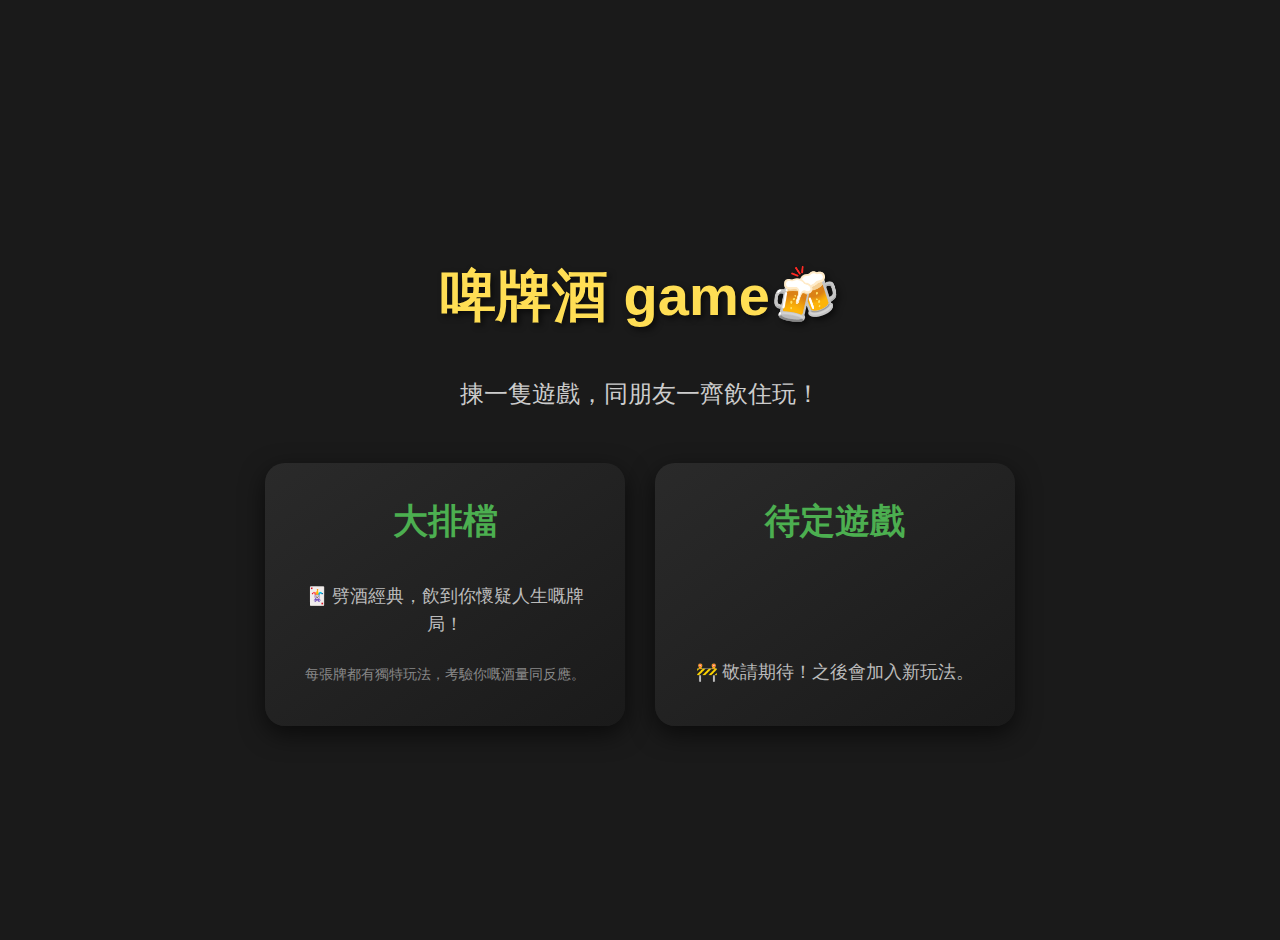
<file: index.html>
<!DOCTYPE html>
<html lang="zh-Hant">
<head>
    <meta charset="UTF-8">
    <meta name="viewport" content="width=device-width, initial-scale=1.0">
    <title>Yam Jau Game | 啤牌飲酒遊戲 Drinking Card Games</title>
    <meta name="description" content="Yam Jau Game 係一個專為朋友聚會設計嘅啤牌飲酒遊戲網站，包括「微辣大排檔」等劈酒玩法，一齊開枱飲住玩，方便易上手。">
    <link rel="stylesheet" href="style.css">
</head>
<body>
    <div class="main-menu">
        <h1>啤牌酒 game🍻 </h1>
        <p class="description">揀一隻遊戲，同朋友一齊飲住玩！</p>

        <div class="game-cards-container">
            <!-- 大排檔遊戲卡片 -->
            <a href="dai_pai_dong.html" class="game-card">
                <h2>大排檔</h2>
                <p>🃏 劈酒經典，飲到你懷疑人生嘅牌局！</p>
                <p class="short-description">每張牌都有獨特玩法，考驗你嘅酒量同反應。</p>
            </a>

            <!-- 待定遊戲卡片 -->
            <a href="another_game.html" class="game-card">
                <h2>待定遊戲</h2>
                <p>🚧 敬請期待！之後會加入新玩法。</p>
            </a>
        </div>
    </div>
</body>
</html>
</file>
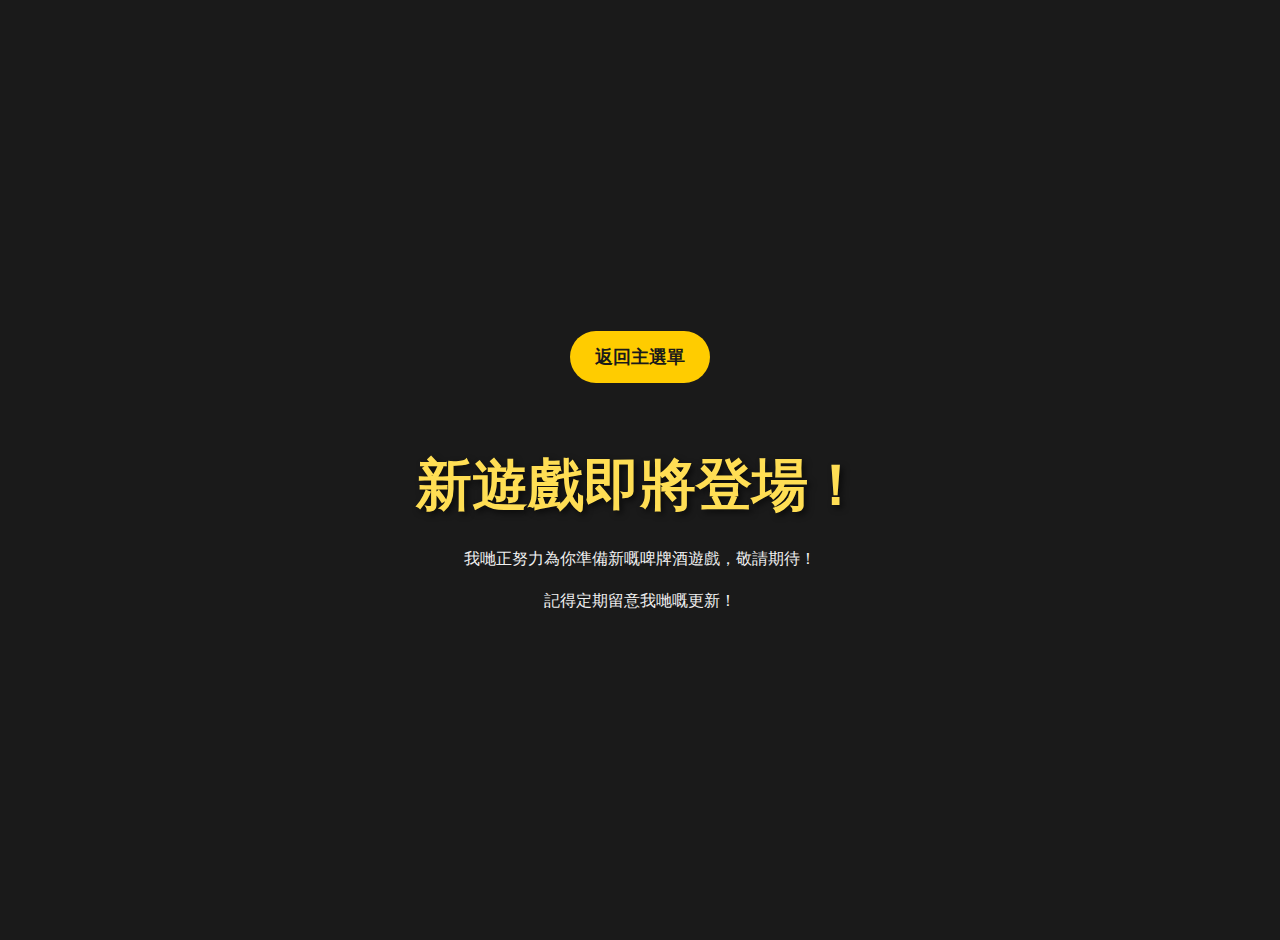
<file: another_game.html>
<!DOCTYPE html>
<html lang="zh-Hant">
<head>
    <meta charset="UTF-8">
    <meta name="viewport" content="width=device-width, initial-scale=1.0">
    <title>待定遊戲 - 即將推出</title>
    <link rel="stylesheet" href="style.css">
</head>
<body>
    <div class="main-menu">
        <a href="index.html" class="back-to-menu-btn">返回主選單</a>
        <div class="coming-soon">
            <h1>新遊戲即將登場！</h1>
            <p>我哋正努力為你準備新嘅啤牌酒遊戲，敬請期待！</p>
            <p>記得定期留意我哋嘅更新！</p>
        </div>
    </div>
</body>
</html>
</file>
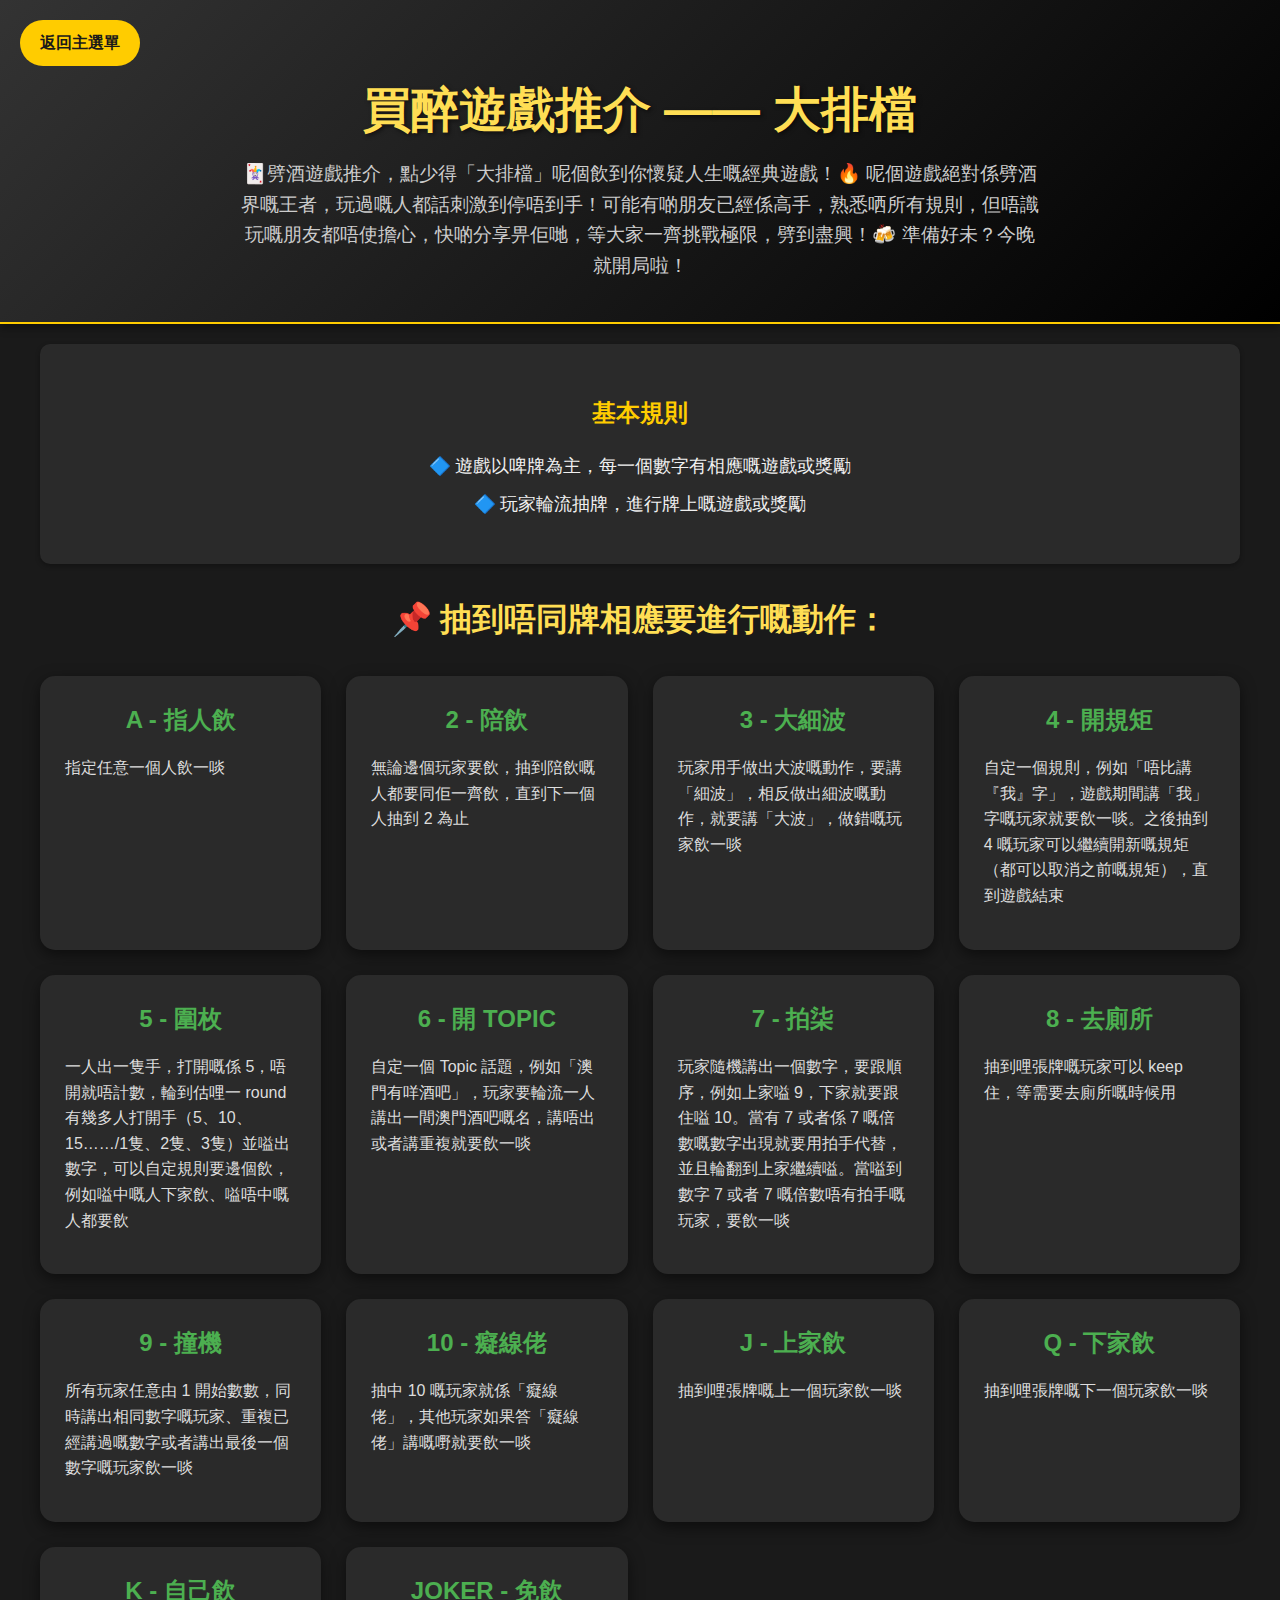
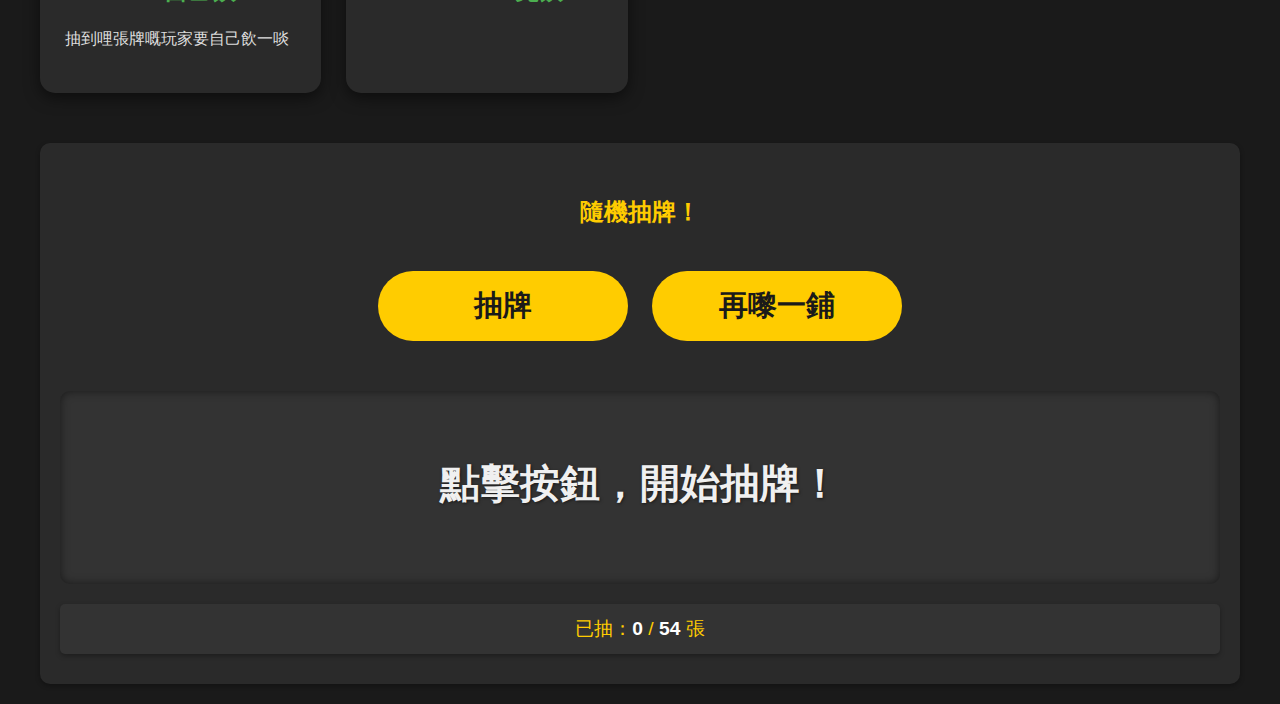
<file: dai_pai_dong.html>
<!DOCTYPE html>
<html lang="zh-Hant">
<head>
    <meta charset="UTF-8">
    <meta name="viewport" content="width=device-width, initial-scale=1.0">
    <title>買醉遊戲推介 —— 大排檔</title>
    <!-- 連結 style.css：這是樣式表檔案，負責設定網頁外觀 -->
    <link rel="stylesheet" href="style.css">
</head>
<body>
    <div class="dpd-page-wrapper">
        <!-- 網站標題區 -->
        <header id="dpd-main-header">
             <a href="index.html" class="back-to-menu-btn">返回主選單</a>
            <h1>買醉遊戲推介 —— 大排檔</h1>
            <p>🃏劈酒遊戲推介，點少得「大排檔」呢個飲到你懷疑人生嘅經典遊戲！🔥 呢個遊戲絕對係劈酒界嘅王者，玩過嘅人都話刺激到停唔到手！可能有啲朋友已經係高手，熟悉哂所有規則，但唔識玩嘅朋友都唔使擔心，快啲分享畀佢哋，等大家一齊挑戰極限，劈到盡興！🍻 準備好未？今晚就開局啦！</p>
        </header>

        <main class="dpd-main-content">

            <!-- 基本規則區 -->
            <section id="dpd-basic-rules">
                <h2>基本規則</h2>
                <ul>
                    <li>🔷 遊戲以啤牌為主，每一個數字有相應嘅遊戲或獎勵</li>
                    <li>🔷 玩家輪流抽牌，進行牌上嘅遊戲或獎勵</li>
                </ul>
            </section>

            <!-- 各張牌規則的列表區 -->
            <section id="dpd-card-rules">
                <h2>📌 抽到唔同牌相應要進行嘅動作：</h2>
                <div class="dpd-card-grid">
                    <div class="dpd-card-item">
                        <h3>A - 指人飲</h3>
                        <p>指定任意一個人飲一啖</p>
                    </div>
                    <div class="dpd-card-item">
                        <h3>2 - 陪飲</h3>
                        <p>無論邊個玩家要飲，抽到陪飲嘅人都要同佢一齊飲，直到下一個人抽到 2 為止</p>
                    </div>
                    <div class="dpd-card-item">
                        <h3>3 - 大細波</h3>
                        <p>玩家用手做出大波嘅動作，要講「細波」，相反做出細波嘅動作，就要講「大波」，做錯嘅玩家飲一啖</p>
                    </div>
                    <div class="dpd-card-item">
                        <h3>4 - 開規矩</h3>
                        <p>自定一個規則，例如「唔比講『我』字」，遊戲期間講「我」字嘅玩家就要飲一啖。之後抽到 4 嘅玩家可以繼續開新嘅規矩（都可以取消之前嘅規矩），直到遊戲結束</p>
                    </div>
                    <div class="dpd-card-item">
                        <h3>5 - 圍枚</h3>
                        <p>一人出一隻手，打開嘅係 5，唔開就唔計數，輪到估哩一 round 有幾多人打開手（5、10、15……/1隻、2隻、3隻）並嗌出數字，可以自定規則要邊個飲，例如嗌中嘅人下家飲、嗌唔中嘅人都要飲</p>
                    </div>
                    <div class="dpd-card-item">
                        <h3>6 - 開 TOPIC</h3>
                        <p>自定一個 Topic 話題，例如「澳門有咩酒吧」，玩家要輪流一人講出一間澳門酒吧嘅名，講唔出或者講重複就要飲一啖</p>
                    </div>
                    <div class="dpd-card-item">
                        <h3>7 - 拍柒</h3>
                        <p>玩家隨機講出一個數字，要跟順序，例如上家嗌 9，下家就要跟住嗌 10。當有 7 或者係 7 嘅倍數嘅數字出現就要用拍手代替，並且輪翻到上家繼續嗌。當嗌到數字 7 或者 7 嘅倍數唔有拍手嘅玩家，要飲一啖</p>
                    </div>
                    <div class="dpd-card-item">
                        <h3>8 - 去廁所</h3>
                        <p>抽到哩張牌嘅玩家可以 keep 住，等需要去廁所嘅時候用</p>
                    </div>
                    <div class="dpd-card-item">
                        <h3>9 - 撞機</h3>
                        <p>所有玩家任意由 1 開始數數，同時講出相同數字嘅玩家、重複已經講過嘅數字或者講出最後一個數字嘅玩家飲一啖</p>
                    </div>
                    <div class="dpd-card-item">
                        <h3>10 - 癡線佬</h3>
                        <p>抽中 10 嘅玩家就係「癡線佬」，其他玩家如果答「癡線佬」講嘅嘢就要飲一啖</p>
                    </div>
                    <div class="dpd-card-item">
                        <h3>J - 上家飲</h3>
                        <p>抽到哩張牌嘅上一個玩家飲一啖</p>
                    </div>
                    <div class="dpd-card-item">
                        <h3>Q - 下家飲</h3>
                        <p>抽到哩張牌嘅下一個玩家飲一啖</p>
                    </div>
                    <div class="dpd-card-item">
                        <h3>K - 自己飲</h3>
                        <p>抽到哩張牌嘅玩家要自己飲一啖</p>
                    </div>
                    <div class="dpd-card-item">
                        <h3>JOKER - 免飲</h3>
                    </div>
                </div>
            </section>

            <!-- 抽牌互動區 -->
            <section id="dpd-draw-card-section">
                <h2>隨機抽牌！</h2>
                <div>
                    <button id="dpd-draw-card-btn">抽牌</button>
                    <button id="dpd-reset-game-btn">再嚟一鋪</button>
                </div>
                <div id="dpd-drawn-card-display">
                    <h3 id="dpd-drawn-card-title"></h3>
                    <p id="dpd-drawn-card-rule"></p>
                </div>
                <div id="dpd-card-count-display">已抽：<span id="dpd-current-card-count">0</span> / <span id="dpd-total-card-count">54</span> 張</div>
            </section>

        </main>
    </div>

    <!-- 連結 script.js：這是 JavaScript 檔案，負責處理網頁互動功能 -->
    <script src="script.js"></script>
</body>
</html>
</file>
<file: style.css>
/* ======================================================= */
/* 泛用基礎樣式 - 應用於所有頁面（最小限度） */
/* ======================================================= */
body {
    font-family: 'Segoe UI', Tahoma, Geneva, Verdana, sans-serif, 'Microsoft JhengHei', 'PingFang TC', sans-serif;
    background-color: #1a1a1a; /* 深灰/接近黑色背景 */
    color: #f0f0f0; /* 淺色文字 */
    line-height: 1.6;
    margin: 0;
    padding: 0;
}

/* ======================================================= */
/* 通用返回按鈕樣式 */
/* ======================================================= */
.back-to-menu-btn {
    display: inline-block;
    background-color: #ffcc00; /* 鮮豔點綴色 */
    color: #1a1a1a; /* 深色文字 */
    padding: 12px 25px; /* 增大 padding */
    border-radius: 50px;
    text-decoration: none;
    font-weight: bold;
    margin: 20px;
    transition: background-color 0.3s ease, transform 0.2s ease;
    font-size: 1.1em; /* 增大字體 */
}

.back-to-menu-btn:hover {
    background-color: #ffde54; /* 懸停時顏色變亮 */
    transform: translateY(-3px);
}

/* ======================================================= */
/* 主選單頁面樣式 (`index.html`) */
/* ======================================================= */
.main-menu {
    display: flex;
    flex-direction: column;
    justify-content: center;
    align-items: center;
    min-height: 100vh; /* 確保佔滿整個視窗高度 */
    padding: 20px;
    background-color: #1a1a1a; /* 沿用深色背景 */
    color: #f0f0f0;
    text-align: center;
}

.main-menu h1 {
    font-size: 3.5em; /* 主選單標題更大 */
    color: #ffde54; /* 鮮豔點綴色 */
    margin-bottom: 10px;
    text-shadow: 3px 3px 6px rgba(0, 0, 0, 0.6);
}

.main-menu .description {
    font-size: 1.5em;
    color: #ccc;
    margin-bottom: 50px;
    max-width: 700px;
}

.main-menu .game-cards-container {
    display: flex;
    flex-wrap: wrap; /* 讓卡片換行 */
    justify-content: center;
    gap: 30px; /* 卡片之間的間距 */
}

.main-menu .game-card {
    background: linear-gradient(145deg, #2a2a2a, #1a1a1a); /* 漸層背景 */
    border-radius: 20px; /* 更大圓角 */
    box-shadow: 0 8px 25px rgba(0, 0, 0, 0.6); /* 更深陰影 */
    padding: 30px;
    width: 300px; /* 固定卡片寬度 */
    text-decoration: none; /* 移除連結下劃線 */
    color: inherit; /* 繼承文字顏色 */
    transition: transform 0.3s ease, box-shadow 0.3s ease;
    display: flex;
    flex-direction: column;
    justify-content: space-between; /* 內容上下撐開 */
    min-height: 200px; /* 最小高度 */
}

.main-menu .game-card:hover {
    transform: translateY(-10px) scale(1.03); /* 懸停時上浮與輕微放大 */
    box-shadow: 0 12px 35px rgba(0, 0, 0, 0.8);
}

.main-menu .game-card h2 {
    font-size: 2.2em;
    color: #4CAF50; /* 卡片標題色 */
    margin-top: 0;
    margin-bottom: 15px;
}

.main-menu .game-card p {
    font-size: 1.1em;
    color: #bbb;
    margin-bottom: 10px;
}

.main-menu .game-card .short-description {
    font-size: 0.9em;
    color: #888;
}

/* 手機版適應 (主選單) */
@media (max-width: 768px) {
    .main-menu h1 {
        font-size: 2.5em;
    }

    .main-menu .description {
        font-size: 1.2em;
        margin-bottom: 30px;
    }

    .main-menu .game-card {
        width: 90%; /* 手機上卡片佔大部分寬度 */
        padding: 25px;
        min-height: 180px;
    }

    .main-menu .game-card h2 {
        font-size: 2em;
    }

    .main-menu .game-card p {
        font-size: 1em;
    }
}

/* ======================================================= */
/* 大排檔頁面樣式 (`dai_pai_dong.html`) */
/* ======================================================= */
.dpd-page-wrapper {
    /* 可以放一些大排檔頁面整體特有嘅基礎樣式 */
}

.dpd-page-wrapper #dpd-main-header {
    background: linear-gradient(135deg, #333 0%, #000 100%); /* 漸層背景 */
    padding: 40px 20px;
    text-align: center;
    border-bottom: 2px solid #ffcc00; /* 鮮豔點綴色邊框 */
    box-shadow: 0 4px 8px rgba(0, 0, 0, 0.4);
    position: relative; /* 為了讓返回按鈕可以相對定位 */
}

.dpd-page-wrapper #dpd-main-header .back-to-menu-btn {
    position: absolute;
    top: 20px;
    left: 20px;
    margin: 0; /* 移除通用 margin */
    padding: 10px 20px; /* 調整為較大的尺寸 */
    font-size: 1em; /* 調整為較大的字體 */
}

.dpd-page-wrapper .dpd-main-content {
    max-width: 1200px;
    margin: 20px auto;
    padding: 0 20px;
}

.dpd-page-wrapper #dpd-main-header h1 {
    font-size: 3em;
    color: #ffde54; /* 鮮豔點綴色 */
    margin-bottom: 10px;
    text-shadow: 2px 2px 4px rgba(0, 0, 0, 0.5);
}

.dpd-page-wrapper #dpd-main-header p {
    font-size: 1.2em;
    color: #ccc;
    max-width: 800px;
    margin: 0 auto;
}

.dpd-page-wrapper #dpd-basic-rules {
    background-color: #2a2a2a;
    padding: 30px;
    margin-bottom: 30px;
    border-radius: 10px;
    box-shadow: 0 2px 5px rgba(0, 0, 0, 0.3);
}

.dpd-page-wrapper #dpd-basic-rules h2 {
    color: #ffcc00;
    text-align: center;
    margin-bottom: 20px;
}

.dpd-page-wrapper #dpd-basic-rules ul {
    list-style: none;
    padding: 0;
    text-align: center;
}

.dpd-page-wrapper #dpd-basic-rules ul li {
    font-size: 1.1em;
    margin-bottom: 10px;
}

.dpd-page-wrapper #dpd-card-rules h2 {
    color: #ffde54;
    text-align: center;
    margin-bottom: 30px;
    font-size: 2em;
}

.dpd-page-wrapper .dpd-card-grid {
    display: grid;
    grid-template-columns: repeat(auto-fit, minmax(280px, 1fr));
    gap: 25px;
    margin-bottom: 50px;
}

.dpd-page-wrapper .dpd-card-item {
    background-color: #2a2a2a;
    padding: 25px;
    border-radius: 15px;
    box-shadow: 0 5px 15px rgba(0, 0, 0, 0.5);
    transition: transform 0.2s ease, box-shadow 0.2s ease;
}

.dpd-page-wrapper .dpd-card-item:hover {
    transform: translateY(-5px);
    box-shadow: 0 8px 20px rgba(0, 0, 0, 0.7);
}

.dpd-page-wrapper .dpd-card-item h3 {
    color: #4CAF50;
    font-size: 1.5em;
    margin-top: 0;
    margin-bottom: 15px;
    text-align: center;
}

.dpd-page-wrapper .dpd-card-item p {
    color: #ddd;
    font-size: 1em;
}

.dpd-page-wrapper #dpd-draw-card-section {
    text-align: center;
    padding: 30px 20px;
    background-color: #2a2a2a;
    border-radius: 10px;
    box-shadow: 0 2px 5px rgba(0, 0, 0, 0.3);
    margin-top: 50px;
}

.dpd-page-wrapper #dpd-draw-card-section h2 {
    color: #ffcc00;
    margin-bottom: 30px;
}

.dpd-page-wrapper #dpd-draw-card-btn, .dpd-page-wrapper #dpd-reset-game-btn {
    background-color: #ffcc00;
    color: #1a1a1a;
    border: none;
    padding: 15px 40px;
    font-size: 1.8em;
    font-weight: bold;
    border-radius: 50px;
    cursor: pointer;
    transition: background-color 0.3s ease, transform 0.2s ease;
    margin: 10px;
    min-width: 250px;
}

.dpd-page-wrapper #dpd-draw-card-btn:hover, .dpd-page-wrapper #dpd-reset-game-btn:hover {
    background-color: #ffde54;
    transform: translateY(-3px);
}

.dpd-page-wrapper #dpd-draw-card-btn:active, .dpd-page-wrapper #dpd-reset-game-btn:active {
    transform: translateY(0);
}

.dpd-page-wrapper #dpd-drawn-card-display {
    margin-top: 40px;
    padding: 20px;
    background-color: #333;
    border-radius: 10px;
    box-shadow: inset 0 0 10px rgba(0, 0, 0, 0.5);
    min-height: 100px;
    display: flex;
    flex-direction: column;
    justify-content: center;
    align-items: center;
}

.dpd-page-wrapper #dpd-drawn-card-title {
    font-size: 2.5em;
    color: #f0f0f0;
    margin-bottom: 10px;
    text-shadow: 1px 1px 3px rgba(0, 0, 0, 0.5);
}

.dpd-page-wrapper #dpd-drawn-card-rule {
    font-size: 1.2em;
    color: #ccc;
    max-width: 600px;
}

/* 抽牌計數顯示 */
.dpd-page-wrapper #dpd-card-count-display {
    margin-top: 20px;
    font-size: 1.2em;
    color: #ffcc00;
    background-color: #333;
    padding: 10px 20px;
    border-radius: 5px;
    box-shadow: 0 2px 5px rgba(0, 0, 0, 0.3);
}

.dpd-page-wrapper #dpd-current-card-count, .dpd-page-wrapper #dpd-total-card-count {
    font-weight: bold;
    color: #fff;
}

/* 手機版適應 (大排檔頁面) */
@media (max-width: 768px) {
    .dpd-page-wrapper #dpd-main-header .back-to-menu-btn {
        top: 10px;
        left: 10px;
        font-size: 0.9em; /* 適應手機字體 */
        padding: 8px 15px; /* 適應手機內邊距 */
    }

    .dpd-page-wrapper #dpd-main-header {
        padding: 30px 15px;
        padding-top: 50px; /* 為返回按鈕預留空間 */
    }

    .dpd-page-wrapper #dpd-main-header h1 {
        font-size: 2.5em;
    }

    .dpd-page-wrapper #dpd-main-header p {
        font-size: 1em;
    }

    .dpd-page-wrapper .dpd-card-grid {
        grid-template-columns: 1fr;
    }

    .dpd-page-wrapper .dpd-card-item {
        padding: 20px;
    }

    .dpd-page-wrapper #dpd-draw-card-btn, .dpd-page-wrapper #dpd-reset-game-btn {
        font-size: 1.5em;
        padding: 12px 30px;
        min-width: unset;
        width: 80%;
        margin-bottom: 15px;
    }

    .dpd-page-wrapper #dpd-drawn-card-title {
        font-size: 2em;
    }
}

/* 平板版適應 (大排檔頁面) */
@media (min-width: 769px) and (max-width: 1024px) {
    .dpd-page-wrapper .dpd-card-grid {
        grid-template-columns: repeat(2, 1fr);
    }
}
</file>
